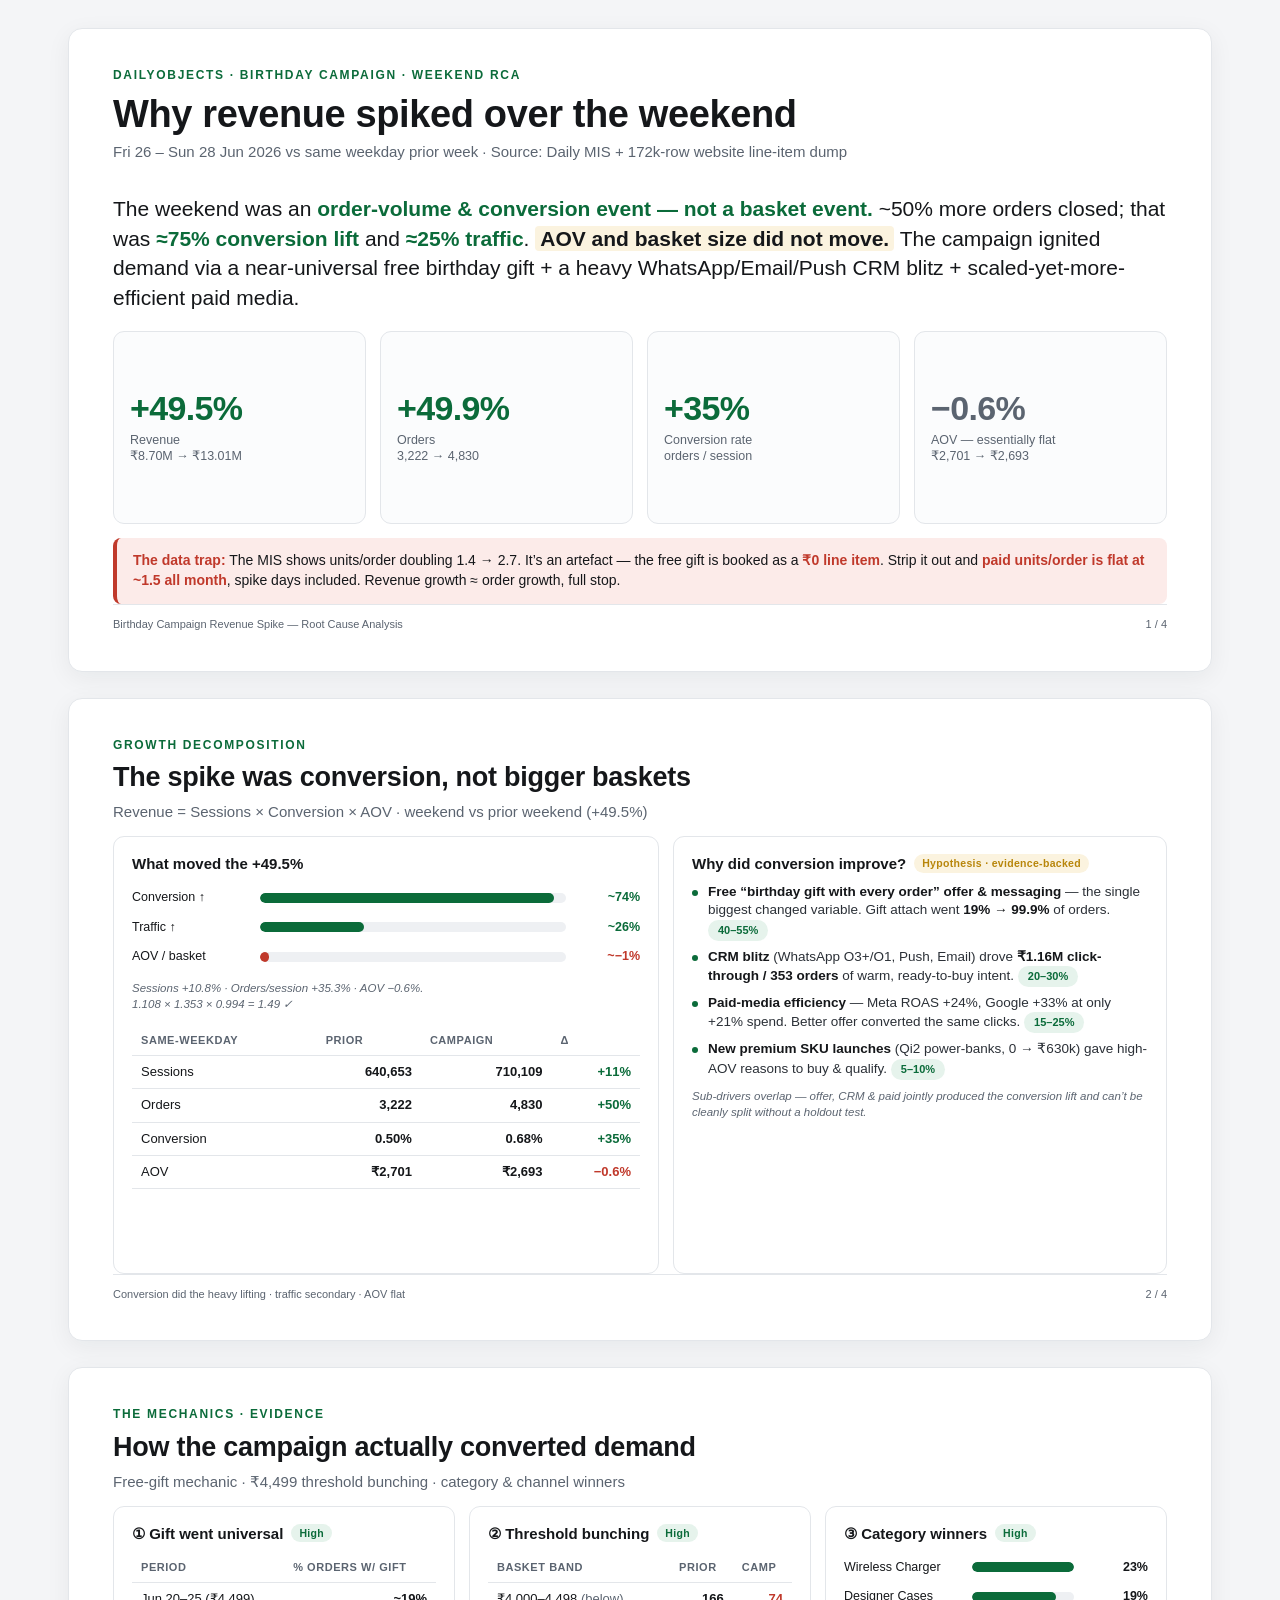
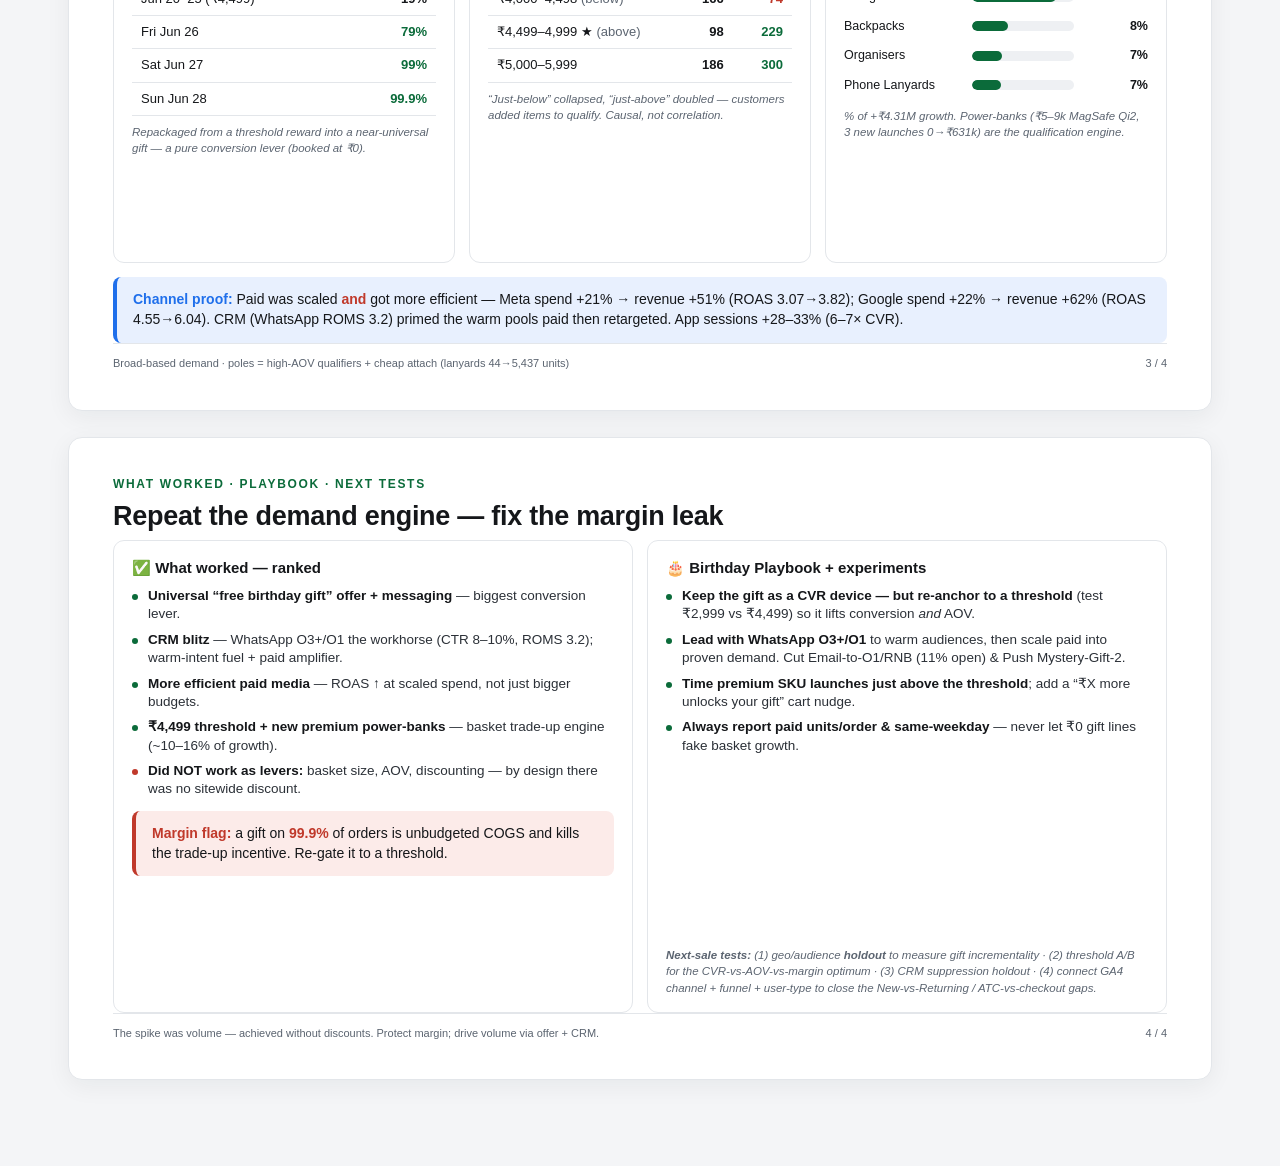
<file: Birthday_Campaign_RCA_Deck.html>
<!DOCTYPE html>
<html lang="en">
<head>
<meta charset="UTF-8">
<meta name="viewport" content="width=device-width, initial-scale=1.0">
<title>DailyObjects · Birthday Campaign Weekend RCA</title>
<style>
  :root{
    --ink:#15171a; --muted:#5b6470; --line:#e3e6ea; --bg:#f4f5f7;
    --brand:#0b6b3a; --brandsoft:#e6f3ec; --accent:#c0392b; --accentsoft:#fcebe9;
    --gold:#b8860b; --goldsoft:#fbf3df; --blue:#1f6feb; --bluesoft:#e8f0fe;
  }
  *{box-sizing:border-box;margin:0;padding:0}
  body{font-family:-apple-system,BlinkMacSystemFont,"Segoe UI",Roboto,Helvetica,Arial,sans-serif;
    background:var(--bg);color:var(--ink);-webkit-font-smoothing:antialiased;line-height:1.4}
  .deck{max-width:1180px;margin:0 auto;padding:28px 18px 60px}
  .slide{background:#fff;border:1px solid var(--line);border-radius:14px;
    box-shadow:0 6px 24px rgba(20,30,40,.06);padding:38px 44px;margin:0 0 26px;
    aspect-ratio:16/9;display:flex;flex-direction:column;overflow:hidden}
  .kicker{font-size:12px;letter-spacing:.14em;text-transform:uppercase;color:var(--brand);font-weight:700}
  h1{font-size:38px;line-height:1.08;letter-spacing:-.01em;margin:10px 0 6px}
  h2{font-size:27px;letter-spacing:-.01em;margin:6px 0 4px}
  .sub{color:var(--muted);font-size:15px;margin-bottom:14px}
  .answer{font-size:21px;line-height:1.42;font-weight:500;margin:18px 0}
  .answer b{color:var(--brand)}
  .hl{background:var(--goldsoft);padding:1px 5px;border-radius:4px;font-weight:700}
  .grid{display:grid;gap:14px;flex:1}
  .g4{grid-template-columns:repeat(4,1fr)}
  .g3{grid-template-columns:repeat(3,1fr)}
  .g2{grid-template-columns:1.05fr .95fr}
  .kpi{border:1px solid var(--line);border-radius:11px;padding:16px 16px;display:flex;flex-direction:column;justify-content:center;background:#fbfcfd}
  .kpi .n{font-size:34px;font-weight:800;letter-spacing:-.02em;line-height:1}
  .kpi .l{font-size:12.5px;color:var(--muted);margin-top:7px;line-height:1.3}
  .kpi.pos .n{color:var(--brand)} .kpi.neg .n{color:var(--accent)} .kpi.flat .n{color:var(--muted)}
  .card{border:1px solid var(--line);border-radius:11px;padding:16px 18px;background:#fff;display:flex;flex-direction:column}
  .card h3{font-size:15px;margin-bottom:9px;display:flex;align-items:center;gap:8px}
  .tag{font-size:10.5px;font-weight:700;padding:2px 8px;border-radius:20px;letter-spacing:.03em}
  .tag.hi{background:var(--brandsoft);color:var(--brand)}
  .tag.md{background:var(--goldsoft);color:var(--gold)}
  ul{list-style:none;display:flex;flex-direction:column;gap:7px}
  li{font-size:13.5px;color:#2b3037;padding-left:16px;position:relative;line-height:1.36}
  li::before{content:"";position:absolute;left:0;top:7px;width:6px;height:6px;border-radius:50%;background:var(--brand)}
  li.x::before{background:var(--accent)}
  li b{color:var(--ink)}
  table{width:100%;border-collapse:collapse;font-size:13px}
  th,td{text-align:left;padding:7px 9px;border-bottom:1px solid var(--line)}
  th{font-size:11px;text-transform:uppercase;letter-spacing:.05em;color:var(--muted);font-weight:700}
  td.num{text-align:right;font-variant-numeric:tabular-nums;font-weight:600}
  tr.tot td{border-top:2px solid var(--ink);font-weight:800;border-bottom:none}
  .up{color:var(--brand);font-weight:700} .down{color:var(--accent);font-weight:700}
  .bar{height:10px;border-radius:6px;background:var(--brand)}
  .barrow{display:grid;grid-template-columns:118px 1fr 64px;align-items:center;gap:10px;margin:6px 0;font-size:12.5px}
  .barrow .v{font-weight:700;text-align:right;font-variant-numeric:tabular-nums}
  .track{background:#eef0f3;border-radius:6px;overflow:hidden}
  .foot{margin-top:auto;padding-top:12px;border-top:1px solid var(--line);
    display:flex;justify-content:space-between;font-size:11px;color:var(--muted)}
  .note{font-size:11.5px;color:var(--muted);margin-top:8px;font-style:italic}
  .callout{background:var(--accentsoft);border-left:4px solid var(--accent);border-radius:8px;padding:13px 16px;font-size:14px;line-height:1.42}
  .callout b{color:var(--accent)}
  .two{display:grid;grid-template-columns:1fr 1fr;gap:14px;flex:1}
  .pill{display:inline-block;font-size:11px;font-weight:700;color:var(--brand);background:var(--brandsoft);padding:3px 10px;border-radius:20px}
  @media print{
    body{background:#fff} .deck{max-width:none;padding:0}
    .slide{border:none;border-radius:0;box-shadow:none;margin:0;page-break-after:always;height:100vh;aspect-ratio:auto}
  }
</style>
</head>
<body>
<div class="deck">

  <!-- SLIDE 1 -->
  <section class="slide">
    <div class="kicker">DailyObjects · Birthday Campaign · Weekend RCA</div>
    <h1>Why revenue spiked over the weekend</h1>
    <div class="sub">Fri 26 – Sun 28 Jun 2026 vs same weekday prior week · Source: Daily MIS + 172k-row website line-item dump</div>

    <div class="answer">
      The weekend was an <b>order-volume &amp; conversion event — not a basket event.</b>
      ~50% more orders closed; that was <b>≈75% conversion lift</b> and <b>≈25% traffic</b>.
      <span class="hl">AOV and basket size did not move.</span> The campaign ignited demand via a near-universal
      free birthday gift + a heavy WhatsApp/Email/Push CRM blitz + scaled-yet-more-efficient paid media.
    </div>

    <div class="grid g4">
      <div class="kpi pos"><div class="n">+49.5%</div><div class="l">Revenue<br>₹8.70M → ₹13.01M</div></div>
      <div class="kpi pos"><div class="n">+49.9%</div><div class="l">Orders<br>3,222 → 4,830</div></div>
      <div class="kpi pos"><div class="n">+35%</div><div class="l">Conversion rate<br>orders / session</div></div>
      <div class="kpi flat"><div class="n">−0.6%</div><div class="l">AOV — essentially flat<br>₹2,701 → ₹2,693</div></div>
    </div>

    <div class="callout" style="margin-top:14px">
      <b>The data trap:</b> The MIS shows units/order doubling 1.4 → 2.7. It’s an artefact — the free gift is booked as a <b>₹0 line item</b>.
      Strip it out and <b>paid units/order is flat at ~1.5 all month</b>, spike days included. Revenue growth ≈ order growth, full stop.
    </div>

    <div class="foot"><span>Birthday Campaign Revenue Spike — Root Cause Analysis</span><span>1 / 4</span></div>
  </section>

  <!-- SLIDE 2 -->
  <section class="slide">
    <div class="kicker">Growth Decomposition</div>
    <h2>The spike was conversion, not bigger baskets</h2>
    <div class="sub">Revenue = Sessions × Conversion × AOV · weekend vs prior weekend (+49.5%)</div>

    <div class="grid g2">
      <div class="card">
        <h3>What moved the +49.5%</h3>
        <div class="barrow"><span>Conversion ↑</span><div class="track"><div class="bar" style="width:96%"></div></div><span class="v up">~74%</span></div>
        <div class="barrow"><span>Traffic ↑</span><div class="track"><div class="bar" style="width:34%"></div></div><span class="v up">~26%</span></div>
        <div class="barrow"><span>AOV / basket</span><div class="track"><div class="bar" style="width:3%;background:#c0392b"></div></div><span class="v down">~−1%</span></div>
        <div class="note">Sessions +10.8% · Orders/session +35.3% · AOV −0.6%.<br>1.108 × 1.353 × 0.994 = 1.49 ✓</div>
        <table style="margin-top:14px">
          <tr><th>Same-weekday</th><th class="num">Prior</th><th class="num">Campaign</th><th class="num">Δ</th></tr>
          <tr><td>Sessions</td><td class="num">640,653</td><td class="num">710,109</td><td class="num up">+11%</td></tr>
          <tr><td>Orders</td><td class="num">3,222</td><td class="num">4,830</td><td class="num up">+50%</td></tr>
          <tr><td>Conversion</td><td class="num">0.50%</td><td class="num">0.68%</td><td class="num up">+35%</td></tr>
          <tr><td>AOV</td><td class="num">₹2,701</td><td class="num">₹2,693</td><td class="num down">−0.6%</td></tr>
        </table>
      </div>

      <div class="card">
        <h3>Why did conversion improve? <span class="tag md">Hypothesis · evidence-backed</span></h3>
        <ul>
          <li><b>Free “birthday gift with every order” offer &amp; messaging</b> — the single biggest changed variable. Gift attach went <b>19% → 99.9%</b> of orders. <span class="pill">40–55%</span></li>
          <li><b>CRM blitz</b> (WhatsApp O3+/O1, Push, Email) drove <b>₹1.16M click-through / 353 orders</b> of warm, ready-to-buy intent. <span class="pill">20–30%</span></li>
          <li><b>Paid-media efficiency</b> — Meta ROAS +24%, Google +33% at only +21% spend. Better offer converted the same clicks. <span class="pill">15–25%</span></li>
          <li><b>New premium SKU launches</b> (Qi2 power-banks, 0 → ₹630k) gave high-AOV reasons to buy &amp; qualify. <span class="pill">5–10%</span></li>
        </ul>
        <div class="note">Sub-drivers overlap — offer, CRM &amp; paid jointly produced the conversion lift and can’t be cleanly split without a holdout test.</div>
      </div>
    </div>

    <div class="foot"><span>Conversion did the heavy lifting · traffic secondary · AOV flat</span><span>2 / 4</span></div>
  </section>

  <!-- SLIDE 3 -->
  <section class="slide">
    <div class="kicker">The Mechanics · Evidence</div>
    <h2>How the campaign actually converted demand</h2>
    <div class="sub">Free-gift mechanic · ₹4,499 threshold bunching · category &amp; channel winners</div>

    <div class="grid g3">
      <div class="card">
        <h3>① Gift went universal <span class="tag hi">High</span></h3>
        <table>
          <tr><th>Period</th><th class="num">% orders w/ gift</th></tr>
          <tr><td>Jun 20–25 (₹4,499)</td><td class="num">~19%</td></tr>
          <tr><td>Fri Jun 26</td><td class="num up">79%</td></tr>
          <tr><td>Sat Jun 27</td><td class="num up">99%</td></tr>
          <tr><td>Sun Jun 28</td><td class="num up">99.9%</td></tr>
        </table>
        <div class="note">Repackaged from a threshold reward into a near-universal gift — a pure conversion lever (booked at ₹0).</div>
      </div>

      <div class="card">
        <h3>② Threshold bunching <span class="tag hi">High</span></h3>
        <table>
          <tr><th>Basket band</th><th class="num">Prior</th><th class="num">Camp</th></tr>
          <tr><td>₹4,000–4,498 <span style="color:#5b6470">(below)</span></td><td class="num">166</td><td class="num down">74</td></tr>
          <tr><td>₹4,499–4,999 ★ <span style="color:#5b6470">(above)</span></td><td class="num">98</td><td class="num up">229</td></tr>
          <tr><td>₹5,000–5,999</td><td class="num">186</td><td class="num up">300</td></tr>
        </table>
        <div class="note">“Just-below” collapsed, “just-above” doubled — customers added items to qualify. Causal, not correlation.</div>
      </div>

      <div class="card">
        <h3>③ Category winners <span class="tag hi">High</span></h3>
        <div class="barrow"><span>Wireless Charger</span><div class="track"><div class="bar" style="width:100%"></div></div><span class="v">23%</span></div>
        <div class="barrow"><span>Designer Cases</span><div class="track"><div class="bar" style="width:82%"></div></div><span class="v">19%</span></div>
        <div class="barrow"><span>Backpacks</span><div class="track"><div class="bar" style="width:35%"></div></div><span class="v">8%</span></div>
        <div class="barrow"><span>Organisers</span><div class="track"><div class="bar" style="width:29%"></div></div><span class="v">7%</span></div>
        <div class="barrow"><span>Phone Lanyards</span><div class="track"><div class="bar" style="width:28%"></div></div><span class="v">7%</span></div>
        <div class="note">% of +₹4.31M growth. Power-banks (₹5–9k MagSafe Qi2, 3 new launches 0→₹631k) are the qualification engine.</div>
      </div>
    </div>

    <div class="callout" style="margin-top:14px;background:var(--bluesoft);border-color:var(--blue)">
      <b style="color:var(--blue)">Channel proof:</b> Paid was scaled <b>and</b> got more efficient — Meta spend +21% → revenue +51% (ROAS 3.07→3.82);
      Google spend +22% → revenue +62% (ROAS 4.55→6.04). CRM (WhatsApp ROMS 3.2) primed the warm pools paid then retargeted. App sessions +28–33% (6–7× CVR).
    </div>

    <div class="foot"><span>Broad-based demand · poles = high-AOV qualifiers + cheap attach (lanyards 44→5,437 units)</span><span>3 / 4</span></div>
  </section>

  <!-- SLIDE 4 -->
  <section class="slide">
    <div class="kicker">What Worked · Playbook · Next Tests</div>
    <h2>Repeat the demand engine — fix the margin leak</h2>

    <div class="two">
      <div class="card">
        <h3>✅ What worked — ranked</h3>
        <ul>
          <li><b>Universal “free birthday gift” offer + messaging</b> — biggest conversion lever.</li>
          <li><b>CRM blitz</b> — WhatsApp O3+/O1 the workhorse (CTR 8–10%, ROMS 3.2); warm-intent fuel + paid amplifier.</li>
          <li><b>More efficient paid media</b> — ROAS ↑ at scaled spend, not just bigger budgets.</li>
          <li><b>₹4,499 threshold + new premium power-banks</b> — basket trade-up engine (~10–16% of growth).</li>
          <li class="x"><b>Did NOT work as levers:</b> basket size, AOV, discounting — by design there was no sitewide discount.</li>
        </ul>
        <div class="callout" style="margin-top:12px">
          <b>Margin flag:</b> a gift on <b>99.9%</b> of orders is unbudgeted COGS and kills the trade-up incentive. Re-gate it to a threshold.
        </div>
      </div>

      <div class="card">
        <h3>🎂 Birthday Playbook + experiments</h3>
        <ul>
          <li><b>Keep the gift as a CVR device — but re-anchor to a threshold</b> (test ₹2,999 vs ₹4,499) so it lifts conversion <i>and</i> AOV.</li>
          <li><b>Lead with WhatsApp O3+/O1</b> to warm audiences, then scale paid into proven demand. Cut Email-to-O1/RNB (11% open) &amp; Push Mystery-Gift-2.</li>
          <li><b>Time premium SKU launches just above the threshold</b>; add a “₹X more unlocks your gift” cart nudge.</li>
          <li><b>Always report paid units/order &amp; same-weekday</b> — never let ₹0 gift lines fake basket growth.</li>
        </ul>
        <div class="note" style="margin-top:auto">
          <b>Next-sale tests:</b> (1) geo/audience <b>holdout</b> to measure gift incrementality · (2) threshold A/B for the CVR-vs-AOV-vs-margin optimum · (3) CRM suppression holdout · (4) connect GA4 channel + funnel + user-type to close the New-vs-Returning / ATC-vs-checkout gaps.
        </div>
      </div>
    </div>

    <div class="foot"><span>The spike was volume — achieved without discounts. Protect margin; drive volume via offer + CRM.</span><span>4 / 4</span></div>
  </section>

</div>
</body>
</html>
</file>
